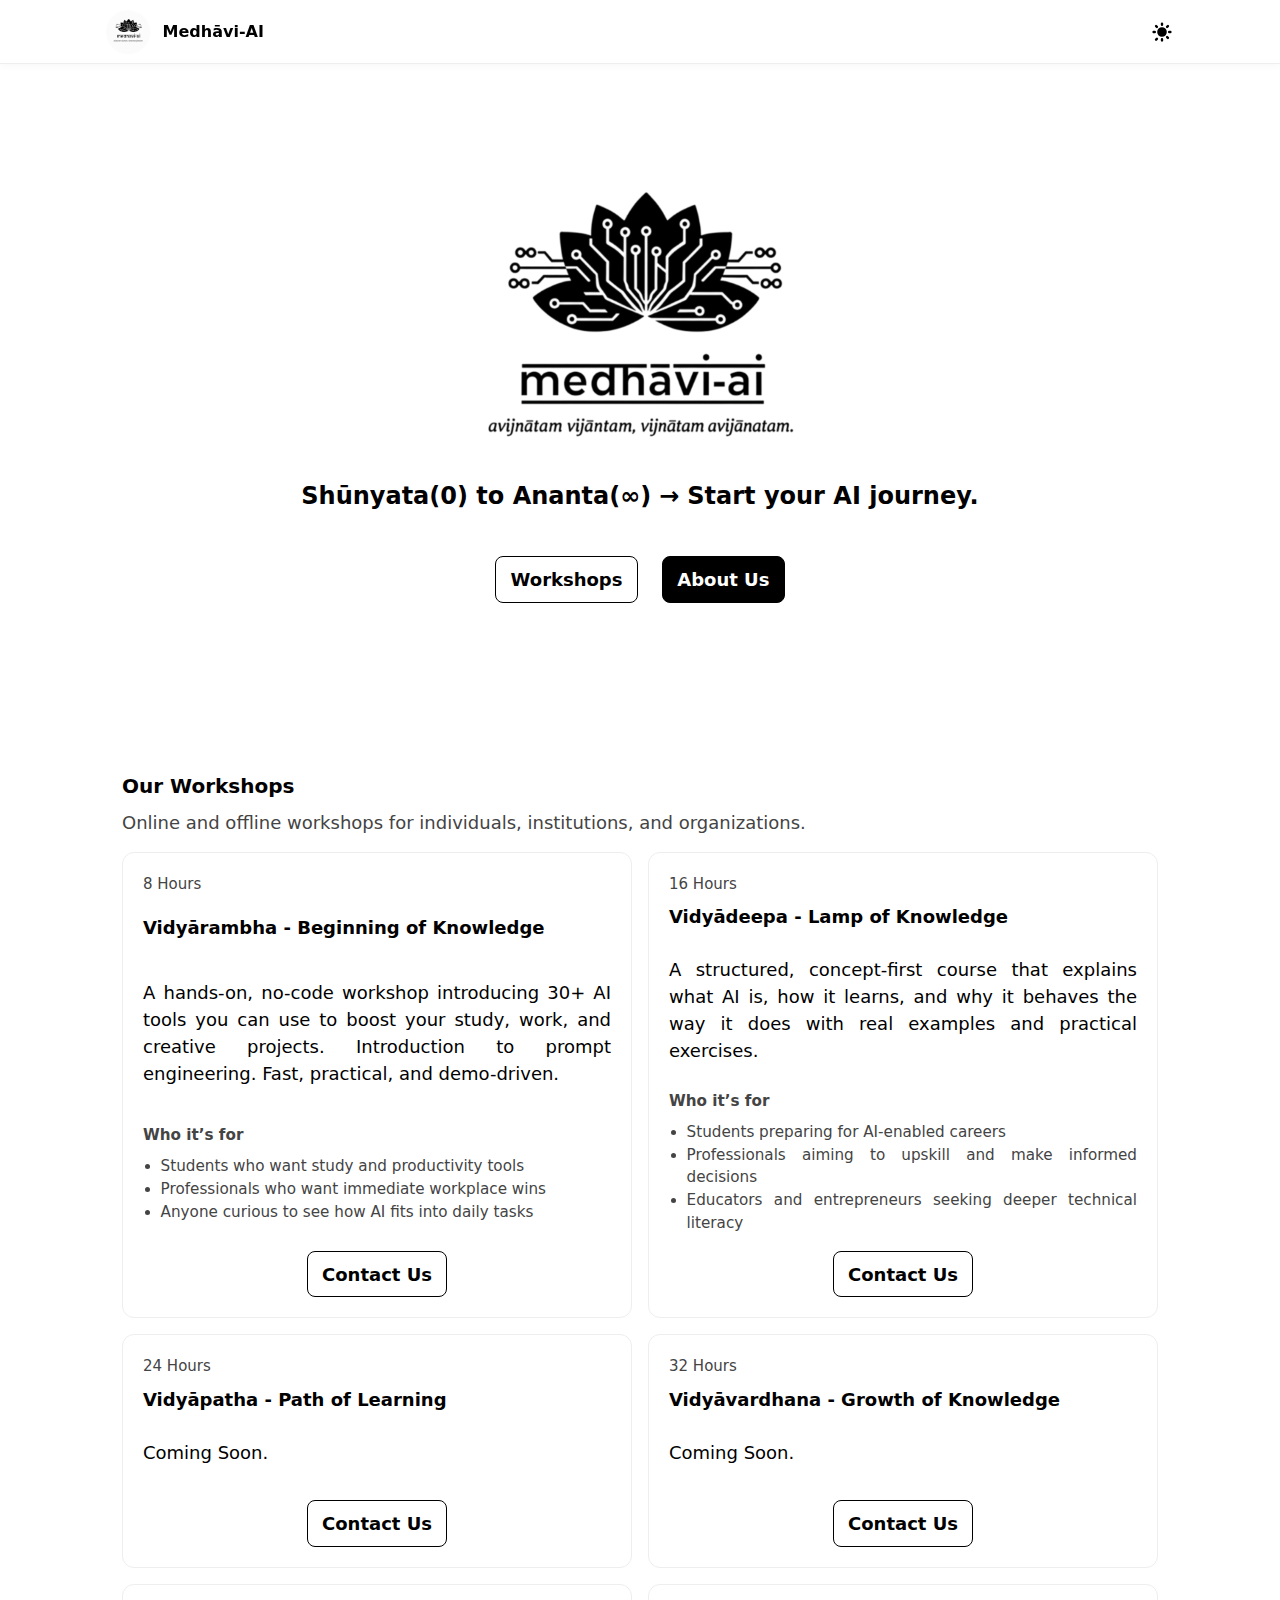
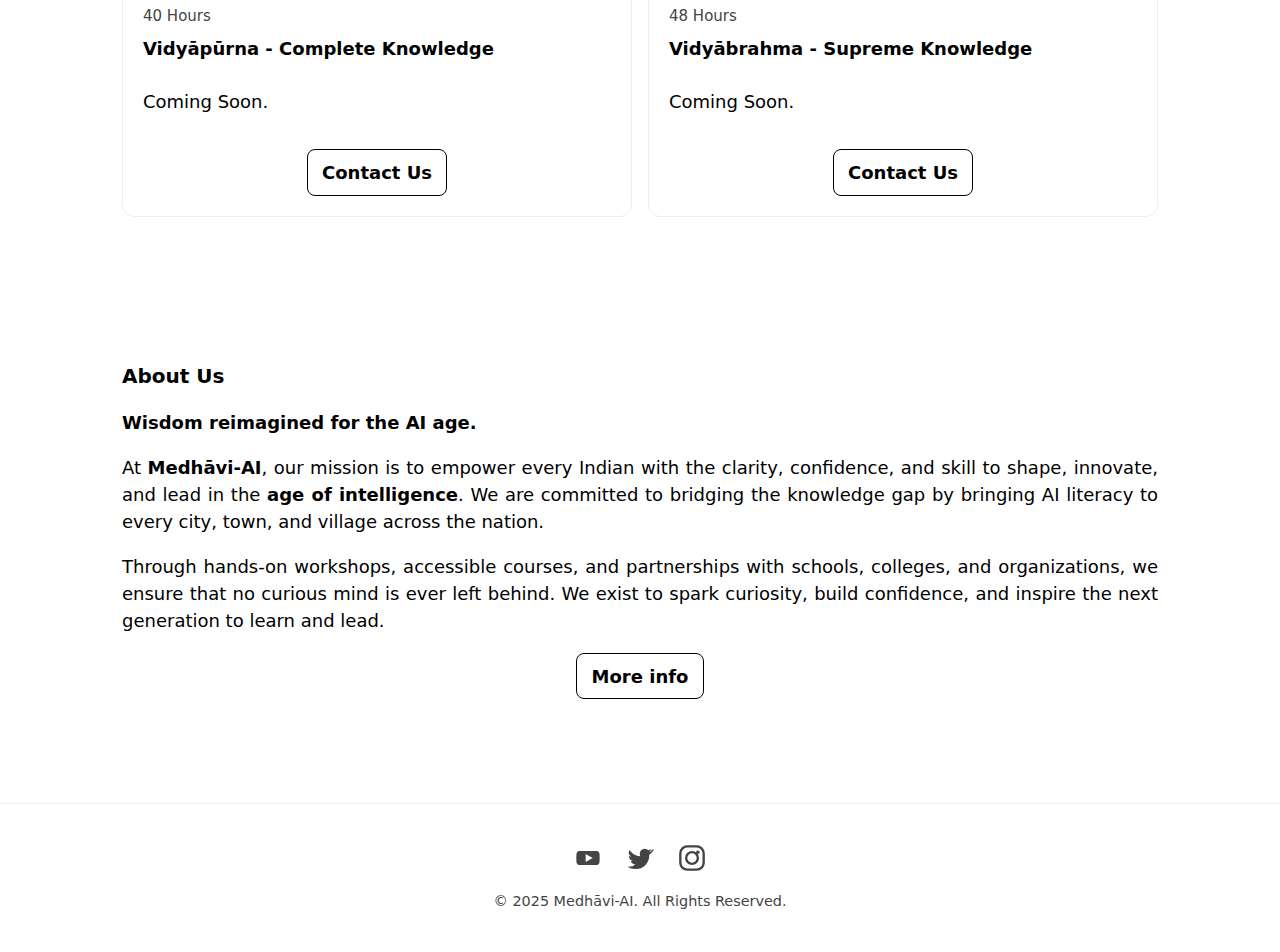
<file: index.html>
<!doctype html>
<html lang="en">
<head>
  <meta charset="utf-8" />
  <meta name="viewport" content="width=device-width, initial-scale=1" />
  <title>Medhāvi-AI Wisdom reimagined for the AI age.</title>
  <link id="favicon" rel="icon" href="assets/favicon/favicon-white-circle.ico" />
  <meta name="description" content="Medhāvi-AI taking AI education to the last mile. On-premise workshops in schools, colleges and institutions." />
  <link rel="stylesheet" href="style.css" />
</head>
<body>
  <header>
    <div class="nav container">

      <a class="brand" href="#home" style="text-decoration:none;color:inherit;display:flex;align-items:center;gap:0.7em;">
        <img id="navbar-logo" src="assets/logo/logo-white-circle.png" alt="Medhāvi-AI logo placeholder" />
        <h1 style="margin:0;">Medhāvi-AI</h1>
      </a>

      <nav aria-label="Main navigation">
        <button class="nav-toggle" aria-expanded="false" aria-controls="primary-menu">☰ Menu</button>
        <ul id="primary-menu">
          
          <li>
            <button class="theme-toggle" id="theme-toggle" title="Toggles light & dark" aria-label="auto" aria-live="polite">
              <svg class="icon-light" fill="currentColor" viewBox="0 0 20 20"><path d="M10 2a1 1 0 011 1v1a1 1 0 11-2 0V3a1 1 0 011-1zm4 8a4 4 0 11-8 0 4 4 0 018 0zm-.464 4.95l.707.707a1 1 0 001.414-1.414l-.707-.707a1 1 0 00-1.414 1.414zm2.12-10.607a1 1 0 010 1.414l-.706.707a1 1 0 11-1.414-1.414l.707-.707a1 1 0 011.414 0zM17 11a1 1 0 100-2h-1a1 1 0 100 2h1zm-7 4a1 1 0 011 1v1a1 1 0 11-2 0v-1a1 1 0 011-1zM5.05 6.464A1 1 0 106.465 5.05l-.708-.707a1 1 0 00-1.414 1.414l.707.707zm-.707 10.607a1 1 0 010-1.414l.707-.707a1 1 0 111.414 1.414l-.707.707a1 1 0 01-1.414 0zM4 11a1 1 0 100-2H3a1 1 0 000 2h1z" fill-rule="evenodd" clip-rule="evenodd"></path></svg>
              <svg class="icon-dark" fill="currentColor" viewBox="0 0 20 20"><path d="M17.293 13.293A8 8 0 016.707 2.707a8.001 8.001 0 1010.586 10.586z"></path></svg>
            </button>
          </li>
        </ul>
      </nav>
    </div>

    <div id="mobileMenu" class="mobile-menu" aria-hidden="true">
      <button class="theme-toggle" id="theme-toggle-mobile" title="Toggles light & dark" aria-label="auto" aria-live="polite" style="margin-top:0.5rem;">
        <svg class="icon-light" fill="currentColor" viewBox="0 0 20 20"><path d="M10 2a1 1 0 011 1v1a1 1 0 11-2 0V3a1 1 0 011-1zm4 8a4 4 0 11-8 0 4 4 0 018 0zm-.464 4.95l.707.707a1 1 0 001.414-1.414l-.707-.707a1 1 0 00-1.414 1.414zm2.12-10.607a1 1 0 010 1.414l-.706.707a1 1 0 11-1.414-1.414l.707-.707a1 1 0 011.414 0zM17 11a1 1 0 100-2h-1a1 1 0 100 2h1zm-7 4a1 1 0 011 1v1a1 1 0 11-2 0v-1a1 1 0 011-1zM5.05 6.464A1 1 0 106.465 5.05l-.708-.707a1 1 0 00-1.414 1.414l.707.707zm-.707 10.607a1 1 0 010-1.414l.707-.707a1 1 0 111.414 1.414l-.707.707a1 1 0 01-1.414 0zM4 11a1 1 0 100-2H3a1 1 0 000 2h1z" fill-rule="evenodd" clip-rule="evenodd"></path></svg>
        <svg class="icon-dark" fill="currentColor" viewBox="0 0 20 20"><path d="M17.293 13.293A8 8 0 016.707 2.707a8.001 8.001 0 1010.586 10.586z"></path></svg>
      </button>
    </div>
  </header>

  <main id="home">
    <section class="hero" role="region" aria-label="Hero">
      <div class="container">
        <div class="hero-inner">
          <div class="logo" aria-hidden="true">
            <!-- responsive srcset for hero -->
            <img id="hero-logo" src="assets/hero/medhavi-hero-480-white-1.png" srcset="assets/hero/medhavi-hero-480-white-1.png 1x, assets/hero/medhavi-hero-960-white-1.png 2x" sizes="(max-width:600px) 260px, (max-width:900px) 320px, 420px" alt="Medhāvi-AI logo"/>
          </div>
          <h2 class="hero-tagline">
            <span class="tag-line1">Shūnyata(0) to Ananta(∞)</span>
            <span class="tag-arrow">→</span>
            <span class="tag-line3">Start your AI journey.</span>
          </h2>
        </div>
      </div>
      <div class="cta">
        <a class="btn" href="#workshops">Workshops</a>
        <a class="btn secondary" href="#about">About Us</a>
      </div>
    </section>

    <section id="workshops" class="section">
      <div class="container">
        <h3>Our Workshops</h3>
        <p class="lead">Online and offline workshops for individuals, institutions, and organizations.</p>
        <div class="cards">
          <!-- Card 1 -->
          <article class="card" aria-labelledby="w1-title">
            <small>8 Hours</small>
            <!-- <small>₹399/- (4 Hours)</small> -->
            <h4 id="w1-title">Vidyārambha - Beginning of Knowledge</h4>
            <p>A hands-on, no-code workshop introducing 30+ AI tools you can use to boost your study, work, and creative projects. Introduction to prompt engineering. Fast, practical, and demo-driven.</p>
            <div class="who">
              <strong>Who it’s for</strong>
              <ul>
                <li>Students who want study and productivity tools</li>
                <li>Professionals who want immediate workplace wins</li>
                <li>Anyone curious to see how AI fits into daily tasks</li>
              </ul>
            </div>
            <div class="card-btn-row">
              <a class="btn" href="https://forms.gle/Yjpx6N3x2BV9weZT6" target="_blank" rel="noopener noreferrer">Contact Us</a>
            </div>
          </article>

          <!-- Card 2 -->
          <article class="card" aria-labelledby="w2-title">
            <!-- <small>₹799/- (8 Hours)</small> -->
             <small>16 Hours</small>
            <h4 id="w2-title">Vidyādeepa - Lamp of Knowledge</h4>
            <p>A structured, concept-first course that explains what AI is, how it learns, and why it behaves the way it does with real examples and practical exercises.</p>
            <div class="who">
              <strong>Who it’s for</strong>
              <ul>
                <li>Students preparing for AI-enabled careers</li>
                <li>Professionals aiming to upskill and make informed decisions</li>
                <li>Educators and entrepreneurs seeking deeper technical literacy</li>
              </ul>
            </div>
            <div class="card-btn-row">
              <a class="btn" href="https://forms.gle/Yjpx6N3x2BV9weZT6" target="_blank" rel="noopener noreferrer">Contact Us</a>
            </div>
          </article>

          <!-- Card 3 -->
          <article class="card" aria-labelledby="w2-title">
            <!-- <small>₹1599/- (16 Hours)</small> -->
             <small>24 Hours</small>
            <h4 id="w2-title">Vidyāpatha - Path of Learning</h4>
            <p>Coming Soon.</p>
            <div class="card-btn-row">
              <a class="btn" href="https://forms.gle/Yjpx6N3x2BV9weZT6" target="_blank" rel="noopener noreferrer">Contact Us</a>
            </div>
          </article>

          <!-- Card 4 -->
          <article class="card" aria-labelledby="w2-title">
            <!-- <small>₹2299/- (24 Hours)</small> -->
             <small>32 Hours</small>
            <h4 id="w2-title">Vidyāvardhana - Growth of Knowledge</h4>
            <p>Coming Soon.</p>
            <div class="card-btn-row">
              <a class="btn" href="https://forms.gle/Yjpx6N3x2BV9weZT6" target="_blank" rel="noopener noreferrer">Contact Us</a>
            </div>
          </article>

          <!-- Card 5 -->
          <article class="card" aria-labelledby="w2-title">
            <!-- <small>₹2999/- (32 Hours)</small> -->
            <small>40 Hours</small>
            <h4 id="w2-title">Vidyāpūrna - Complete Knowledge</h4>
            <p>Coming Soon.</p>
            <div class="card-btn-row">
              <a class="btn" href="https://forms.gle/Yjpx6N3x2BV9weZT6" target="_blank" rel="noopener noreferrer">Contact Us</a>
            </div>
          </article>

          <!-- Card 6 -->
          <article class="card" aria-labelledby="w2-title">
            <!-- <small>₹3999/- (40 Hours)</small> -->
             <small>48 Hours</small>
            <h4 id="w2-title">Vidyābrahma - Supreme Knowledge</h4>
            <p>Coming Soon.</p>
            <div class="card-btn-row">
              <a class="btn" href="https://forms.gle/Yjpx6N3x2BV9weZT6" target="_blank" rel="noopener noreferrer">Contact Us</a>
            </div>
          </article>

        </div>
      </div>
    </section>

    <section id="about" class="section" aria-labelledby="about-title">
      <div class="container about">
        <div id="about-short" class="text">
          <h3 id="about-title">About Us</h3>
          <p><strong>Wisdom reimagined for the AI age.</strong></p>
          <p>At <strong>Medhāvi-AI</strong>, our mission is to empower every Indian with the clarity, confidence, and skill to shape, innovate, and lead in the <strong>age of intelligence</strong>. We are committed to bridging the knowledge gap by bringing AI literacy to every city, town, and village across the nation.</p>
          <p>Through hands-on workshops, accessible courses, and partnerships with schools, colleges, and organizations, we ensure that no curious mind is ever left behind. We exist to spark curiosity, build confidence, and inspire the next generation to learn and lead.</p>
          <div class="about-btn-row"><a class="btn" href="#" id="more-info">More info</a></div>
        </div>

        <div id="about-full" style="display:none">
          <h3>About Us</h3>
          <p><strong>Wisdom reimagined for the AI age.</strong></p>
          <p>At <strong>Medhāvi-AI</strong>, our mission is to empower every Indian with the clarity, confidence, and skill to shape, innovate, and lead in the <strong>age of intelligence</strong>. We are committed to bridging the knowledge gap by bringing AI literacy to every city, town, and village across the nation.</p>
          <p>Through hands-on workshops, accessible courses, and partnerships with schools, colleges and organizations, we ensure that no curious mind is ever left behind. We exist to spark curiosity, build confidence, and inspire the next generation to learn and lead.</p>
          <p><strong>Our Name</strong></p>
          <p><strong>Medhāvi</strong> is a Sanskrit word meaning intelligent, brilliant, or expert. It reflects our aspiration to nurture these qualities in every learner.</p>
          <p><strong>Our Identity</strong></p>
          <p>Our logo embodies <strong>our philosophy:</strong> timeless wisdom merging with cutting-edge technology. The lotus, a symbol of enlightenment, rises with petals of etched circuitry, representing the neural networks of AI.</p>
          <p>Within this identity lie the symbols <strong>0 (Shūnya, the beginning)</strong> and <strong>∞ (Ananta, the limitless)</strong>. Together, they represent the eternal cycle of learning, where every end is a new beginning.</p>
          <p>As the <strong>Kenopanishad</strong> reminds us, <strong>“He who thinks he knows it, does not know it. He who realizes he does not know it, truly knows it”</strong>. This paradox is our guidepost. It teaches us that true learning begins with humility, and our programs are designed to foster this spirit,   encouraging bold questions, embracing the unknown, and fostering a mindset of perpetual learning over the illusion of final knowledge.</p>
          <div class="about-btn-row"><a class="btn" href="#" id="less-info">Less info</a></div>
        </div>
      </div>
    </section>



  </main>

  <footer>
    <div class="footer-socials" style="display:flex;justify-content:center;gap:1.5rem;padding:0.5rem 0 0.2rem 0;">
      <a href="https://www.youtube.com/@medhavi-ai" target="_blank" rel="noopener noreferrer" aria-label="YouTube" style="color:var(--muted);text-decoration:none;">
        <svg width="28" height="28" viewBox="0 0 24 24" fill="none" xmlns="http://www.w3.org/2000/svg" aria-hidden="true"><path d="M21.8 8.001a2.75 2.75 0 0 0-1.94-1.94C18.2 6 12 6 12 6s-6.2 0-7.86.06A2.75 2.75 0 0 0 2.2 8.001C2 9.66 2 12 2 12s0 2.34.2 3.999a2.75 2.75 0 0 0 1.94 1.94C5.8 18 12 18 12 18s6.2 0 7.86-.06a2.75 2.75 0 0 0 1.94-1.94C22 14.34 22 12 22 12s0-2.34-.2-3.999zM10 15.5v-7l6 3.5-6 3.5z" fill="currentColor"/></svg>
      </a>
      <a href="https://x.com/medhavi_ai" target="_blank" rel="noopener noreferrer" aria-label="Twitter" style="color:var(--muted);text-decoration:none;">
        <svg width="28" height="28" viewBox="0 0 24 24" fill="none" xmlns="http://www.w3.org/2000/svg" aria-hidden="true"><path d="M22.46 6c-.77.35-1.6.59-2.47.7a4.3 4.3 0 0 0 1.88-2.37 8.59 8.59 0 0 1-2.72 1.04A4.28 4.28 0 0 0 12 9.5c0 .34.04.67.1.99A12.13 12.13 0 0 1 3.1 5.1a4.28 4.28 0 0 0 1.32 5.7c-.7-.02-1.36-.21-1.94-.53v.05a4.28 4.28 0 0 0 3.43 4.19c-.33.09-.68.14-1.04.14-.25 0-.5-.02-.74-.07a4.28 4.28 0 0 0 4 2.98A8.6 8.6 0 0 1 2 19.54c-.29 0-.57-.02-.85-.05A12.13 12.13 0 0 0 8.29 21.5c7.55 0 11.68-6.26 11.68-11.68 0-.18-.01-.36-.02-.54A8.18 8.18 0 0 0 24 4.59a8.36 8.36 0 0 1-2.54.7z" fill="currentColor"/></svg>
      </a>
      <a href="https://www.instagram.com/ai_medhavi/" target="_blank" rel="noopener noreferrer" aria-label="Instagram" style="color:var(--muted);text-decoration:none;">
        <svg width="28" height="28" viewBox="0 0 24 24" fill="none" xmlns="http://www.w3.org/2000/svg" aria-hidden="true"><rect x="2" y="2" width="20" height="20" rx="6" fill="none" stroke="currentColor" stroke-width="2"/><circle cx="12" cy="12" r="5" fill="none" stroke="currentColor" stroke-width="2"/><circle cx="17" cy="7" r="1.5" fill="currentColor"/></svg>
      </a>
    </div>
  <div class="footer-copyright">© 2025 Medhāvi-AI. All Rights Reserved.</div>
  </footer>

  <script src="script.js"></script>
</body>
</html>
</file>
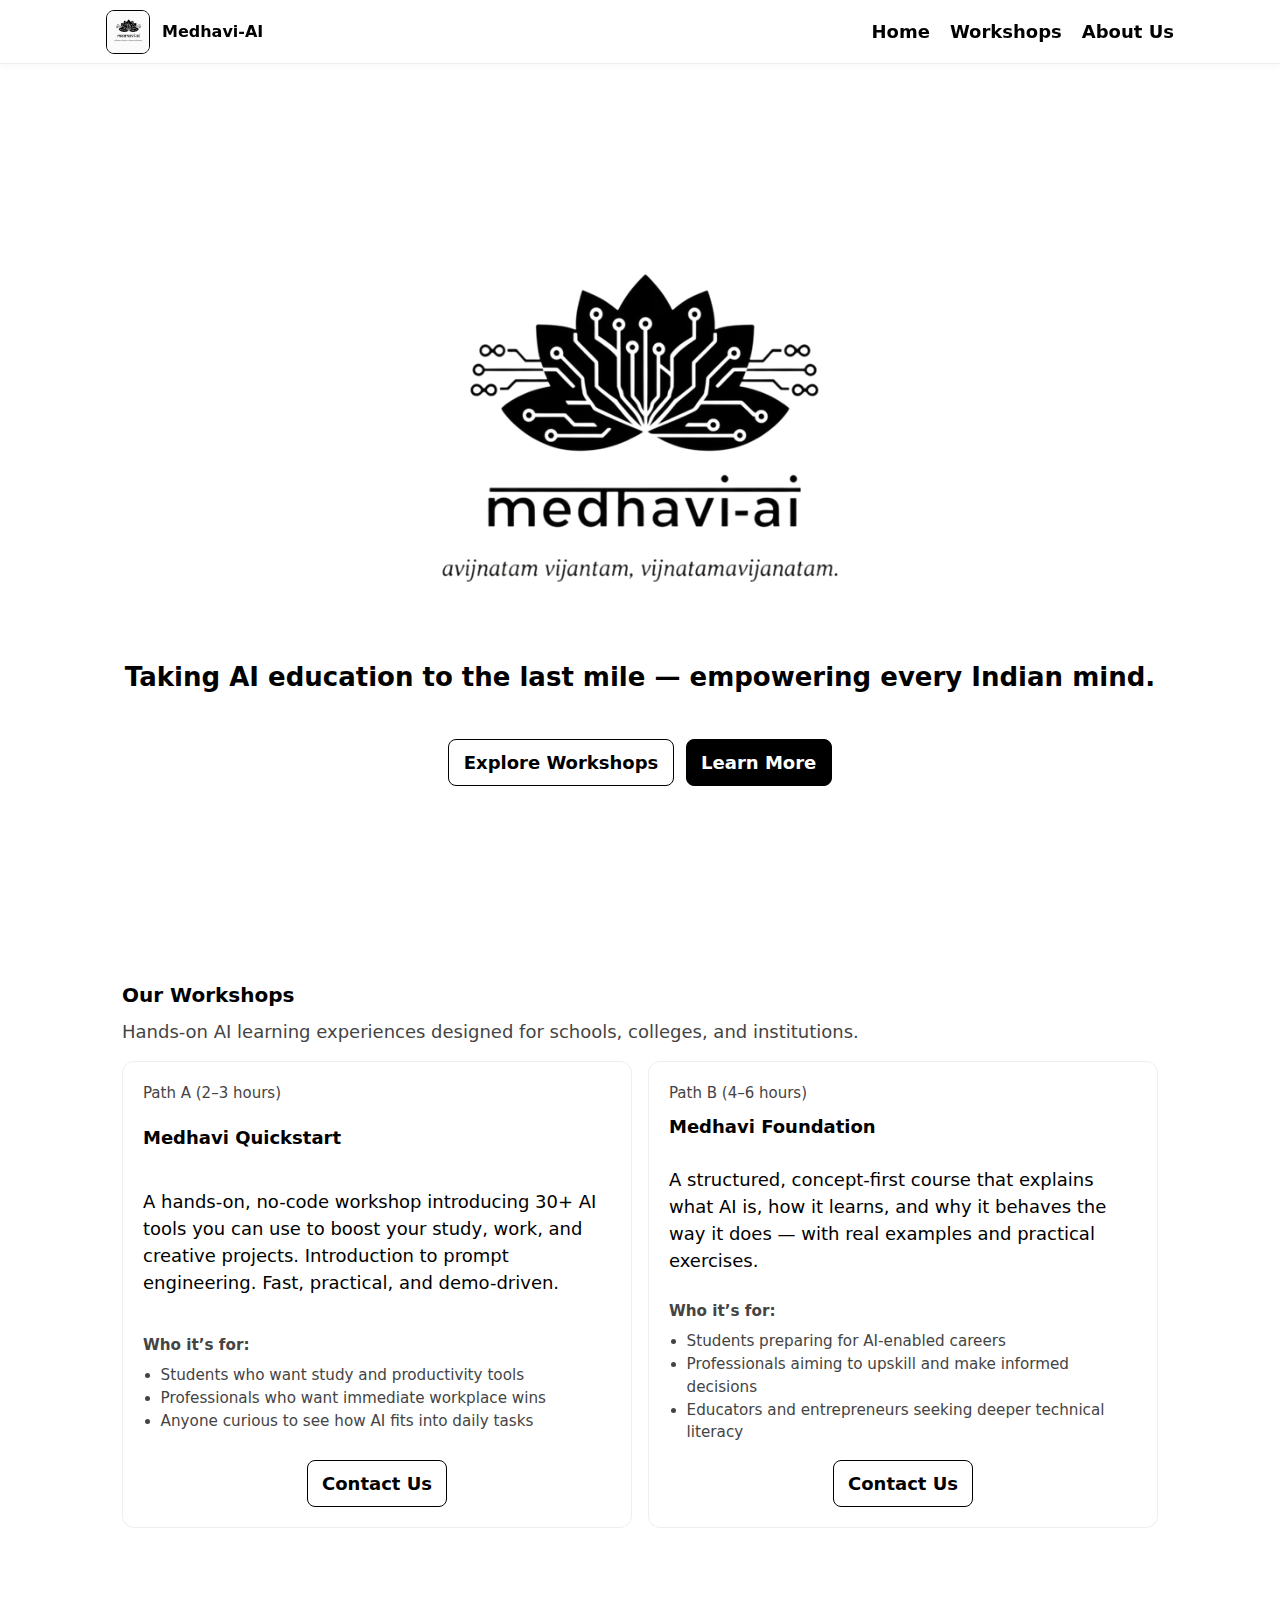
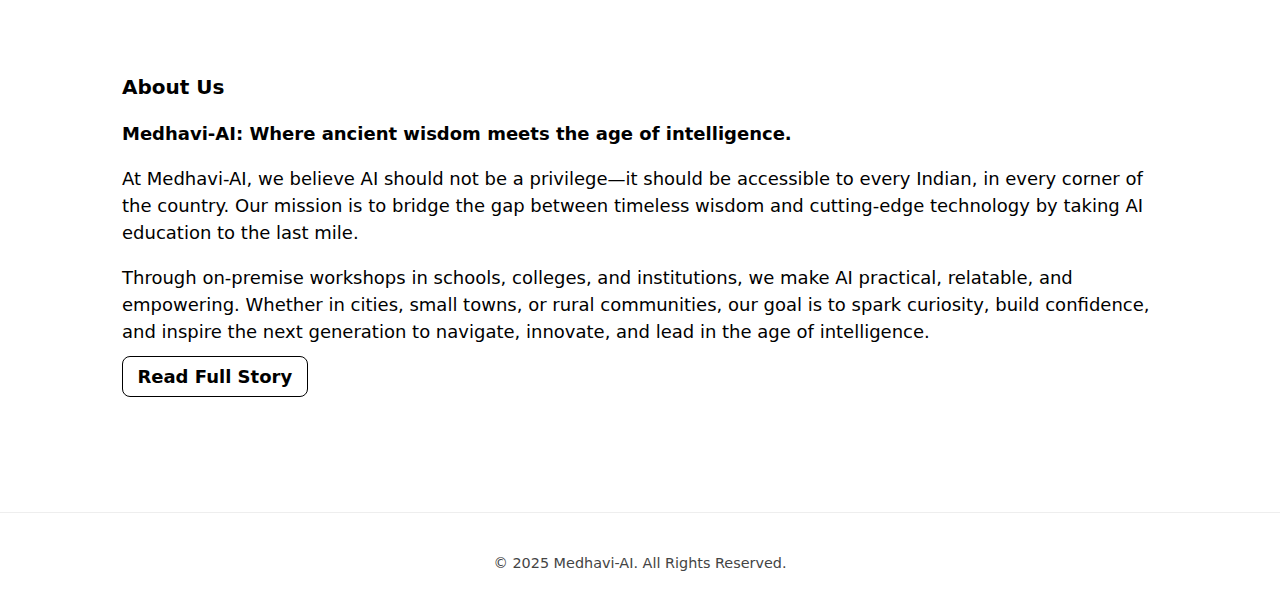
<file: home.html>
<!doctype html>
<html lang="en">
<head>
  <meta charset="utf-8" />
  <meta name="viewport" content="width=device-width, initial-scale=1" />
  <title>Medhavi-AI — Where ancient wisdom meets the age of intelligence</title>
  <link rel="icon" href="assets/favicon/favicon-white.ico" />
  <meta name="description" content="Medhavi-AI — taking AI education to the last mile. On-premise workshops in schools, colleges and institutions." />
  <style>
    /* Minimalist black & white theme — responsive improvements */
    :root{
      --bg:#ffffff;
      --fg:#000000;
      --muted:#444;
      --accent:#000;
      --max-width:1100px;
      --radius:12px;
      --gap:1.25rem;
      --header-h:64px;
      --container-padding:2rem;
    }
    *{box-sizing:border-box}
    html,body{height:100%}
    body{
      margin:0;
      font-family:Inter, ui-sans-serif, system-ui, -apple-system, "Segoe UI", Roboto, "Helvetica Neue", Arial;
      background:var(--bg);
      color:var(--fg);
      -webkit-font-smoothing:antialiased;
      -moz-osx-font-smoothing:grayscale;
      line-height:1.5;
      -webkit-text-size-adjust:100%;
      font-size:clamp(15px, 1.8vw, 18px);
    }
    .container{max-width:var(--max-width);margin:0 auto;padding:var(--container-padding);} 

    /* NAVBAR */
    header{
      position:fixed;top:0;left:0;width:100%;height:var(--header-h);background:var(--bg);border-bottom:1px solid #eee;z-index:1000;display:flex;align-items:center;box-shadow:0 2px 8px rgba(0,0,0,0.03);
    }
    main{padding-top:calc(var(--header-h) + 8px);} /* keep space for fixed header */

    .nav{display:flex;align-items:center;justify-content:space-between;gap:1rem;padding:0 1rem;width:100%}
    .brand{display:flex;align-items:center;gap:.75rem}
    .brand img{width:44px;height:44px;object-fit:contain;border-radius:8px;border:1px solid #000}
    .brand h1{font-size:1rem;margin:0;font-weight:700}

    nav ul{list-style:none;display:flex;gap:1.25rem;margin:0;padding:0;align-items:center}
    nav a{color:var(--fg);text-decoration:none;font-weight:600}

    .nav-toggle{display:none;border:0;background:transparent;font-size:1rem;padding:.5rem}

    /* HERO */
    .hero{display:flex;flex-direction:column;align-items:center;justify-content:center;text-align:center;padding:2.5rem 1rem 3rem;min-height:calc(100vh - var(--header-h));}

    .hero .logo{width:100%;max-width:420px;height:auto;border-radius:20px;margin:0 auto 1.25rem auto;display:flex;align-items:center;justify-content:center;background:transparent}
    .hero .logo img{width:100%;height:auto;display:block;object-fit:contain}

    .hero h2{font-size:clamp(18px,2.4vw,26px);margin:0 0 .5rem;font-weight:700}
    .hero p{margin:0 0 1rem;color:var(--muted)}

    .cta{display:flex;gap:.75rem;flex-wrap:wrap;justify-content:center;align-items:center;margin-top:1.25rem}
    .btn{border:1px solid var(--fg);background:transparent;color:var(--fg);padding:.55rem .9rem;border-radius:8px;font-weight:700;text-decoration:none}
  .cta{display:flex;gap:.75rem;flex-wrap:wrap;justify-content:center;align-items:center;margin:0.1rem auto 0 auto;}
    .btn.secondary{background:var(--fg);color:var(--bg)}

    /* WORKSHOPS */
    .section{padding:2.5rem 0}
    .section h3{margin:0 0 .5rem;font-size:clamp(18px,1.6vw,20px)}
    .section p.lead{margin:0 0 1rem;color:var(--muted)}

    .cards{display:grid;grid-template-columns:repeat(2,1fr);gap:1rem}
    .card{border:1px solid #eee;padding:1.25rem;border-radius:12px;display:flex;flex-direction:column;justify-content:space-between}
    .card h4{margin:0 0 .5rem}
    .card small{display:block;color:var(--muted);margin-bottom:.5rem}
    .who{margin-top:.5rem;color:var(--muted);font-size:.95rem}
    .who ul{margin:.5rem 0 0;padding-left:1.1rem}
    .card .card-btn-row{display:flex;justify-content:center;margin-top:1rem}

    /* ABOUT */
    .about{display:flex;gap:2rem;align-items:flex-start}
    .about .text{flex:1}
    .about aside{width:300px;border-left:1px dashed #eee;padding-left:1rem;color:var(--muted)}

    /* FOOTER */
    footer{border-top:1px solid #eee;padding:2rem 0;margin-top:2rem}
    .footer-grid{display:flex;justify-content:space-between;gap:1rem;flex-wrap:wrap}

    /* Small screens */
    @media (max-width:1000px){
      :root{--max-width:900px}
      .about aside{width:260px}
      .brand img{width:40px;height:40px}
    }

    @media (max-width:900px){
      nav ul{display:none}
      .nav-toggle{display:block}
      .cards{grid-template-columns:1fr}
      .about{flex-direction:column}
      .about aside{width:auto;border-left:0;padding-left:0;border-top:1px dashed #eee;padding-top:1rem}
      .hero{padding:2rem 1rem}
      .hero .logo{max-width:320px}
    }

    @media (max-width:600px){
      :root{--container-padding:1rem}
      header{height:56px}
      main{padding-top:64px}
      .brand h1{font-size:.95rem}
      .hero{min-height:calc(70vh - var(--header-h));padding:1.25rem}
      .hero .logo{max-width:260px;border-radius:14px}
      .hero h2{font-size:18px}
      .cta{margin-top:1rem}
    }

    /* Mobile nav (simple overlay) */
    .mobile-menu{position:fixed;top:var(--header-h);left:0;right:0;background:var(--bg);border-top:1px solid #eee;display:none;padding:1rem 1rem;z-index:1001}
    .mobile-menu.open{display:block}
    .mobile-menu a{display:block;padding:.5rem 0;border-bottom:1px dashed #f1f1f1}

  </style>
</head>
<body>
  <header>
    <div class="nav container">
      <div class="brand">
        <img src="assets/logo/favicon-white-256x256.png" alt="Medhavi-AI logo placeholder" />
        <h1>Medhavi-AI</h1>
      </div>

      <nav aria-label="Main navigation">
        <button class="nav-toggle" aria-expanded="false" aria-controls="primary-menu">☰ Menu</button>
        <ul id="primary-menu">
          <li><a href="#home">Home</a></li>
          <li><a href="#workshops">Workshops</a></li>
          <li><a href="#about">About Us</a></li>

        </ul>
      </nav>
    </div>

    <div id="mobileMenu" class="mobile-menu" aria-hidden="true">
      <a href="#home">Home</a>
      <a href="#workshops">Workshops</a>
      <a href="#about">About Us</a>

    </div>
  </header>

  <main id="home">
    <section class="hero" role="region" aria-label="Hero">
      <div class="container">
        <div class="hero-inner">
          <div class="logo" aria-hidden="true">
            <!-- responsive srcset for hero -->
            <img src="assets/hero/medhavi-hero-480.webp" srcset="assets/hero/medhavi-hero-480.webp 1x, assets/hero/medhavi-hero-960.png 2x" sizes="(max-width:600px) 260px, (max-width:900px) 320px, 420px" alt="Medhavi-AI logo"/>
          </div>
          <h2>Taking AI education to the last mile — empowering every Indian mind.</h2>
        </div>
      </div>
      <div class="cta">
        <a class="btn" href="#workshops">Explore Workshops</a>
        <a class="btn secondary" href="#about">Learn More</a>
      </div>
    </section>

    <section id="workshops" class="section">
      <div class="container">
        <h3>Our Workshops</h3>
        <p class="lead">Hands-on AI learning experiences designed for schools, colleges, and institutions.</p>
        <div class="cards">
          <!-- Card 1 -->
          <article class="card" aria-labelledby="w1-title">
            <small>Path A (2–3 hours)</small>
            <h4 id="w1-title">Medhavi Quickstart</h4>
            <p>A hands-on, no-code workshop introducing 30+ AI tools you can use to boost your study, work, and creative projects. Introduction to prompt engineering. Fast, practical, and demo-driven.</p>
            <div class="who">
              <strong>Who it’s for:</strong>
              <ul>
                <li>Students who want study and productivity tools</li>
                <li>Professionals who want immediate workplace wins</li>
                <li>Anyone curious to see how AI fits into daily tasks</li>
              </ul>
            </div>
            <div class="card-btn-row">
              <a class="btn" href="https://forms.gle/Yjpx6N3x2BV9weZT6" target="_blank" rel="noopener noreferrer">Contact Us</a>
            </div>
          </article>

          <!-- Card 2 -->
          <article class="card" aria-labelledby="w2-title">
            <small>Path B (4–6 hours)</small>
            <h4 id="w2-title">Medhavi Foundation</h4>
            <p>A structured, concept-first course that explains what AI is, how it learns, and why it behaves the way it does — with real examples and practical exercises.</p>
            <div class="who">
              <strong>Who it’s for:</strong>
              <ul>
                <li>Students preparing for AI-enabled careers</li>
                <li>Professionals aiming to upskill and make informed decisions</li>
                <li>Educators and entrepreneurs seeking deeper technical literacy</li>
              </ul>
            </div>
            <div class="card-btn-row">
              <a class="btn" href="https://forms.gle/Yjpx6N3x2BV9weZT6" target="_blank" rel="noopener noreferrer">Contact Us</a>
            </div>
          </article>
        </div>
      </div>
    </section>

    <section id="about" class="section" aria-labelledby="about-title">
      <div class="container about">
        <div id="about-short" class="text">
          <h3 id="about-title">About Us</h3>
          <p><strong>Medhavi-AI: Where ancient wisdom meets the age of intelligence.</strong></p>
          <p>At Medhavi-AI, we believe AI should not be a privilege—it should be accessible to every Indian, in every corner of the country. Our mission is to bridge the gap between timeless wisdom and cutting-edge technology by taking AI education to the last mile.</p>
          <p>Through on-premise workshops in schools, colleges, and institutions, we make AI practical, relatable, and empowering. Whether in cities, small towns, or rural communities, our goal is to spark curiosity, build confidence, and inspire the next generation to navigate, innovate, and lead in the age of intelligence.</p>
          <p><a class="btn" href="#" id="read-full-story">Read Full Story</a></p>
        </div>

        <div id="about-full" style="display:none">
          <!-- full about content preserved unchanged -->
          <h3>About Us</h3>
          <p><strong>Medhavi-AI: Where ancient wisdom meets the age of intelligence.</strong></p>
          <p>The pursuit of knowledge has always been humanity’s most enduring journey. At Medhavi-AI, we aspire to be the bridge that connects the wisdom of the past with the intelligence of the future. Our mission is simple: to empower every Indian with the insight and confidence to navigate, innovate, and lead in the age of AI.</p>
          <p>We are committed to reaching the last mile—bringing AI literacy and education to schools, colleges, and communities across India, including smaller towns and rural areas. Our vision is to ensure that no curious mind is left behind in this age of intelligence.</p>
          <p><strong>Our Name:</strong> <em>medhavi</em> is a Sanskrit word, meaning intelligent, brilliant, or expert.</p>
          <p><strong>Our Symbolism:</strong></p>
          <ul style="margin-left:1.2em">
            <li><strong>The Lotus:</strong> Revered across Hindu and Buddhist traditions, the lotus symbolizes purity, enlightenment, and knowledge—wisdom rising above the noise, untouched yet transformative.</li>
            <li><strong>The Circuit Board:</strong> Etched within the petals, the circuitry represents modern technology in general and neural networks in particular—the foundation of AI.</li>
            <li><strong>The Fusion:</strong> Together, they embody our philosophy—the merging of timeless wisdom with cutting-edge technology.</li>
          </ul>
          <p><strong>0 and ∞:</strong></p>
          <ul style="margin-left:1.2em">
            <li><strong>0 (the beginning, the atom, the Atman):</strong> Our journey starts at Zero. More than just a number, it is Shunya (the void of infinite potential), the Atman (the individual self), the Hiranyagarbha (the cosmic seed) from which all creation springs. It represents the foundational spark of curiosity within you.</li>
            <li><strong>∞ (the endless, the universe, the Brahman):</strong> Our destiny is Infinity. It symbolizes Brahman (the ultimate, all-encompassing reality), the boundless universe of possibilities that AI unlocks. It reflects the limitless applications and profound impact this technology will have on our world.</li>
          </ul>
          <p>Together, 0 and ∞ echo the eternal cycle of learning—where every end is a new beginning.</p>
          <p><strong>Our Philosophy</strong><br>
          Inscribed beneath our logo are two profound lines from the Kenopanishad:</p>
          <blockquote style="margin-left:1.2em">
            avijnatam vijantam — “(He who thinks) he knows it, does not know it.”<br>
            vijnatam avijnatam — “(He who realizes) he does not know, truly knows it.”
          </blockquote>
          <p>This paradox reminds us that the path to true learning begins with acknowledging the limits of our knowledge. In the vast and rapidly evolving field of AI, this humility is not just a virtue; it is a necessity. We believe mastery is not about having all the answers, but about asking the right questions. Our courses and content are designed not just to transmit information, but to ignite a spirit of inquiry, critical thinking, and lifelong learning.</p>
          <p><strong>What We Do</strong><br>
          At Medhavi-AI, we make AI accessible and meaningful. We conduct on-premise workshops in schools, colleges, and institutions, where learners can directly engage with AI in a practical and inspiring way. By meeting people where they are, we bring AI education to the grassroots—filling the last-mile gap and making technology a living part of every learner’s journey toward wisdom and progress.</p>
        </div>
      </div>
    </section>



  </main>

  <footer>
    <div style="text-align:center;color:var(--muted);font-size:.9rem;padding:0.5rem 0;">© 2025 Medhavi-AI. All Rights Reserved.</div>
  </footer>

  <script>
    // Mobile nav toggle
    const navToggle = document.querySelector('.nav-toggle');
    const mobileMenu = document.getElementById('mobileMenu');
    const menu = document.getElementById('primary-menu');
    navToggle && navToggle.addEventListener('click', ()=>{
      const expanded = navToggle.getAttribute('aria-expanded') === 'true';
      navToggle.setAttribute('aria-expanded', String(!expanded));
      if(mobileMenu) mobileMenu.classList.toggle('open');
    });

    // Smooth scroll for internal links
    document.querySelectorAll('a[href^="#"]').forEach(a=>{
      a.addEventListener('click', function(e){
        const target = document.querySelector(this.getAttribute('href'));
        if(target){
          e.preventDefault();
          target.scrollIntoView({behavior:'smooth',block:'start'});
          // close mobile menu
          if(window.innerWidth < 900 && mobileMenu) mobileMenu.classList.remove('open');
        }
      })
    })

    // About Us expand/collapse
    const readFullStory = document.getElementById('read-full-story');
    if(readFullStory) {
      readFullStory.addEventListener('click', function(e) {
        e.preventDefault();
        document.getElementById('about-short').style.display = 'none';
        document.getElementById('about-full').style.display = 'block';
        // scroll into view for better ux on small screens
        document.getElementById('about-full').scrollIntoView({behavior:'smooth',block:'start'});
      });
    }

    // Improve focus outlines for accessibility
    document.addEventListener('keyup', (e) => {
      if(e.key === 'Tab') document.documentElement.classList.add('user-is-tabbing');
    });
  </script>
</body>
</html>
</file>
<file: style.css>
/* Centered copyright text for footer */
.footer-copyright {
  text-align: center !important;
  color: var(--muted);
  font-size: .9rem;
  padding: 0.5rem 0;
}
/* Extracted from index.html <style> */
:root{
  --bg:#ffffff;
  --fg:#000000;
  --muted:#444;
  --accent:#000;
  --max-width:1100px;
  --radius:12px;
  --gap:1.25rem;
  --header-h:64px;
  --container-padding:2rem;
  --border-color: #eee;
}
html[data-theme='dark'] {
  --bg: #000000;
  --fg: #ffffff;
  --muted: #aaa;
  --accent: #fff;
  --border-color: #333;
}
*{box-sizing:border-box}
html,body{height:100%}
body{
  margin:0;
  font-family:Inter, ui-sans-serif, system-ui, -apple-system, "Segoe UI", Roboto, "Helvetica Neue", Arial;
  background:var(--bg);
  color:var(--fg);
  -webkit-font-smoothing:antialiased;
  -moz-osx-font-smoothing:grayscale;
  line-height:1.5;
  -webkit-text-size-adjust:100%;
  font-size:clamp(15px, 1.8vw, 18px);
  text-align:justify;
}

/* Justify all text in all elements */
* {
  text-align: justify !important;
}
.container{max-width:var(--max-width);margin:0 auto;padding:var(--container-padding);} 

/* NAVBAR */
header{
  position:fixed;top:0;left:0;width:100%;height:var(--header-h);background:var(--bg);border-bottom:1px solid var(--border-color);z-index:1000;display:flex;align-items:center;box-shadow:0 2px 8px rgba(0,0,0,0.03);
}
main{padding-top:calc(var(--header-h) + 8px);} /* keep space for fixed header */

.nav{display:flex;align-items:center;justify-content:space-between;gap:1rem;padding:0 1rem;width:100%}
.brand{display:flex;align-items:center;gap:.75rem}
.brand img{width:44px;height:44px;object-fit:contain;border-radius:8px;border:none}
.brand h1{font-size:1rem;margin:0;font-weight:700}

nav ul{list-style:none;display:flex;gap:1.25rem;margin:0;padding:0;align-items:center}
nav a{color:var(--fg);text-decoration:none;font-weight:600}

.nav-toggle{display:none;border:0;background:transparent;font-size:1rem;padding:.5rem}
.nav-toggle {
  color: var(--fg);
}
html[data-theme='dark'] .nav-toggle {
  color: var(--fg);
  border-color: var(--fg);
}

.theme-toggle {
  background-color: transparent;
  border: none;
  cursor: pointer;
  padding: 0;
  display: flex;
  align-items: center;
  justify-content: center;
  color: var(--fg);
}
.theme-toggle svg {
  width: 24px;
  height: 24px;
}
.theme-toggle .icon-dark { display: none; }
html[data-theme='dark'] .theme-toggle .icon-light { display: none; }
html[data-theme='dark'] .theme-toggle .icon-dark { display: block; }

.hero{display:flex;flex-direction:column;align-items:center;justify-content:center;text-align:center;padding:6rem 6rem 6rem;min-height:calc(50vh - var(--header-h));}

.hero .logo{width:100%;max-width:360px;max-height:320px;height:auto;border-radius:20px;margin:0 auto 0.9rem auto;display:flex;align-items:center;justify-content:center;background:transparent}
.hero .logo img{width:100%;max-height:260px;height:auto;display:block;object-fit:contain}

.hero h2{font-size:clamp(18px,2.2vw,24px);margin:0 0 .5rem;font-weight:700}
.hero p{margin:0 0 1rem;color:var(--muted)}

/* Hero tagline split into three parts on mobile */
.hero-tagline{display:inline-flex;align-items:center;gap:.5rem;margin-top:5pt}
.hero-tagline .tag-line1,.hero-tagline .tag-arrow,.hero-tagline .tag-line3{display:inline}

@media (max-width:600px){
  .hero-tagline{flex-direction:column;gap:0.25rem}
  .hero-tagline .tag-arrow{font-size:1.1rem}
}

.cta{display:flex;gap:1.5rem;flex-wrap:wrap;justify-content:center;align-items:center;margin-top:1.25rem}
.btn{border:1px solid var(--fg);background:transparent;color:var(--fg);padding:.55rem .9rem;border-radius:8px;font-weight:700;text-decoration:none}
.cta{display:flex;gap:1.5rem;flex-wrap:wrap;justify-content:center;align-items:center;margin:0.1rem auto 0 auto;}
.btn.secondary{background:var(--fg);color:var(--bg)}

/* WORKSHOPS */
.section{padding:2.5rem 0}
.section h3{margin:0 0 .5rem;font-size:clamp(18px,1.6vw,20px)}
.section p.lead{margin:0 0 1rem;color:var(--muted)}

.cards{display:grid;grid-template-columns:repeat(2,1fr);gap:1rem}
.card{border:1px solid var(--border-color);padding:1.25rem;border-radius:12px;display:flex;flex-direction:column;justify-content:space-between}
.card h4{margin:0 0 .5rem}
.card small{display:block;color:var(--muted);margin-bottom:.5rem}
.who{margin-top:.5rem;color:var(--muted);font-size:.95rem}
.who ul{margin:.5rem 0 0;padding-left:1.1rem}
.card .card-btn-row{display:flex;justify-content:center;margin-top:1rem}

/* ABOUT */

.about{display:flex;gap:2rem;align-items:flex-start}
.about .text{flex:1}
.about aside{width:300px;border-left:1px dashed var(--border-color);padding-left:1rem;color:var(--muted)}

/* Centered button row for About section */
.about-btn-row {
  display: flex;
  justify-content: center;
  margin-top: 1.2rem;
}

/* FOOTER */
footer{border-top:1px solid var(--border-color);padding:2rem 0;margin-top:2rem}
.footer-grid{display:flex;justify-content:space-between;gap:1rem;flex-wrap:wrap}

/* Small screens */
@media (max-width:1000px){
  :root{--max-width:900px}
  .about aside{width:260px}
  .brand img{width:40px;height:40px}
}

@media (max-width:900px){
  nav ul{display:none}
  .nav-toggle{display:block}
  .cards{grid-template-columns:1fr}
  .about{flex-direction:column}
  .about aside{width:auto;border-left:0;padding-left:0;border-top:1px dashed var(--border-color);padding-top:1rem}
  .hero{padding:2rem 1rem}
  .hero .logo{max-width:320px}
}

@media (max-width:600px){
  :root{--container-padding:1rem}
  header{height:56px}
  main{padding-top:64px}
  .brand h1{font-size:.95rem}
  .hero{min-height:calc(70vh - var(--header-h));padding:1.25rem}
  .hero .logo{max-width:260px;border-radius:14px}
  .hero h2{font-size:18px}
  .cta{margin-top:1rem}
  body, * {
    text-align: initial !important;
  }
}

/* Mobile nav (simple overlay) */
.mobile-menu{position:fixed;top:var(--header-h);left:0;right:0;background:var(--bg);border-top:1px solid var(--border-color);display:none;padding:1rem 1rem;z-index:1001}
.mobile-menu.open{display:block}
.mobile-menu a{display:block;padding:.5rem 0;border-bottom:1px dashed #f1f1f1}

/* Slightly larger hero image for desktop view */
@media (min-width:1000px){
  .hero .logo{max-width:420px;max-height:380px;margin-top:-3.5rem}
  .hero .logo img{max-height:320px}
}
</file>
